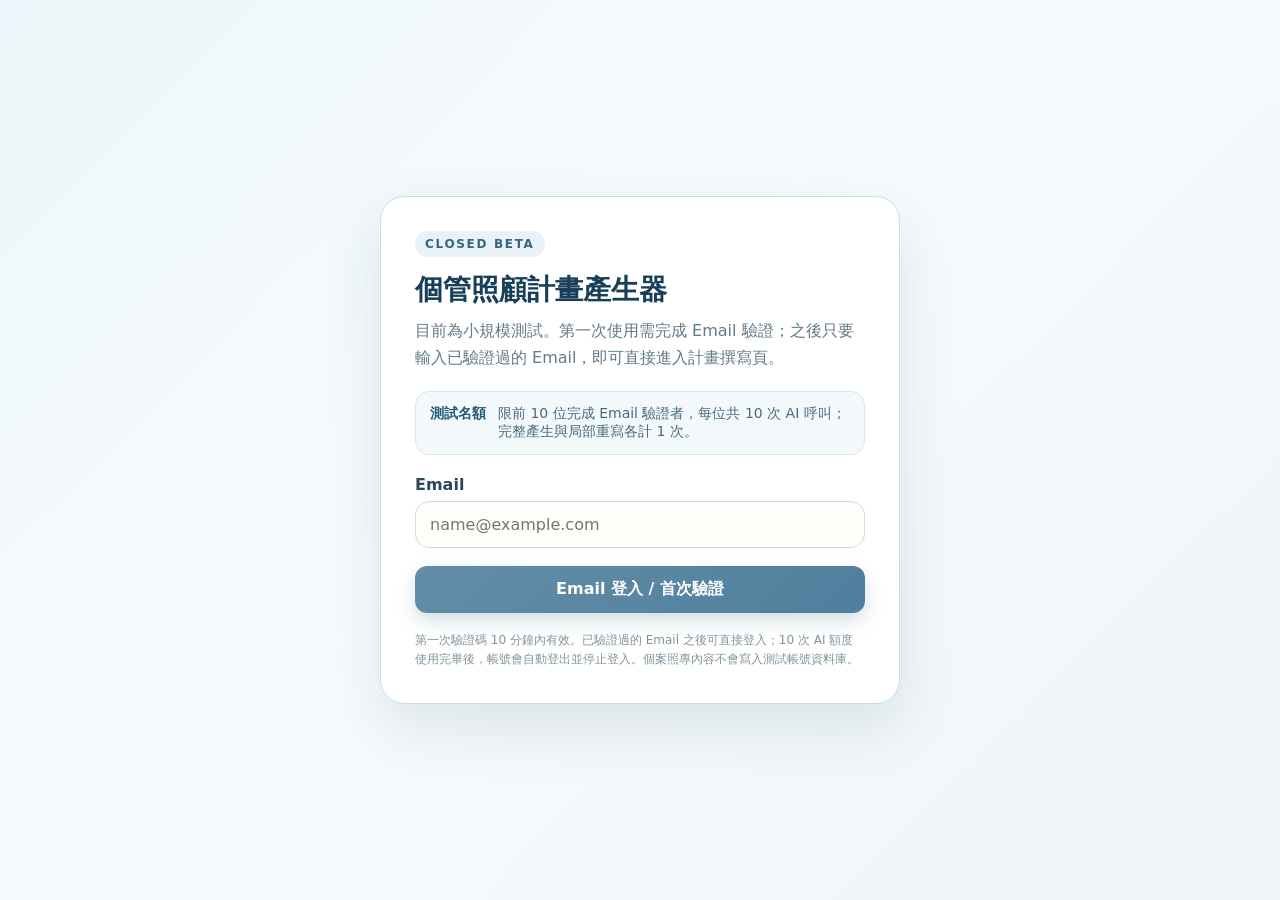
<file: index.html>
<!DOCTYPE html>
<html lang="zh-Hant">
<head>
<meta charset="utf-8"/>
<meta name="viewport" content="width=device-width,initial-scale=1,viewport-fit=cover"/>
<meta name="robots" content="noindex,nofollow"/>
<meta name="theme-color" content="#648da7"/>
<meta name="description" content="個管照顧計畫產生器封閉測試：Email 驗證登入。"/>
<title>個管照顧計畫產生器｜Email 驗證</title>
<link href="icon.png" rel="icon" type="image/png"/>
<link href="styles.css?v=10.3.1" rel="stylesheet"/>
</head>
<body>
<div class="auth-shell" id="authGate">
  <section class="auth-card">
    <div class="auth-mark">CLOSED BETA</div>
    <h1>個管照顧計畫產生器</h1>
    <p class="auth-subtitle">目前為小規模測試。第一次使用需完成 Email 驗證；之後只要輸入已驗證過的 Email，即可直接進入計畫撰寫頁。</p>
    <div class="auth-info"><strong>測試名額</strong><span>限前 10 位完成 Email 驗證者，每位共 10 次 AI 呼叫；完整產生與局部重寫各計 1 次。</span></div>
    <div id="authStepInvite">
      <label class="auth-field"><span class="field-label">Email</span><input class="input-control" id="emailInput" type="email" autocomplete="email" placeholder="name@example.com"/></label>
      <button class="primary-button auth-primary" id="sendVerifyCodeBtn" type="button">Email 登入 / 首次驗證</button>
    </div>
    <div class="hidden" id="authStepOtp">
      <div class="auth-sent" id="authSentMessage">驗證碼已寄出。</div>
      <label><span class="field-label">6 位數 Email 驗證碼</span><input class="input-control otp-input" id="verificationCodeInput" inputmode="numeric" maxlength="6" autocomplete="one-time-code" placeholder="000000"/></label>
      <button class="primary-button auth-primary" id="verifyLoginBtn" type="button">完成驗證並進入計畫系統</button>
      <button class="text-button auth-back" id="authBackBtn" type="button">返回修改 Email</button>
    </div>
    <div class="auth-error hidden" id="authError"></div>
    <p class="auth-footnote">第一次驗證碼 10 分鐘內有效。已驗證過的 Email 之後可直接登入；10 次 AI 額度使用完畢後，帳號會自動登出並停止登入。個案照專內容不會寫入測試帳號資料庫。</p>
  </section>
</div>

<div aria-live="polite" class="toast hidden" id="toast" role="status"></div>
<script src="config.js?v=10.3.1"></script>
<script src="auth.js?v=10.3.1"></script>
</body>
</html>
</file>
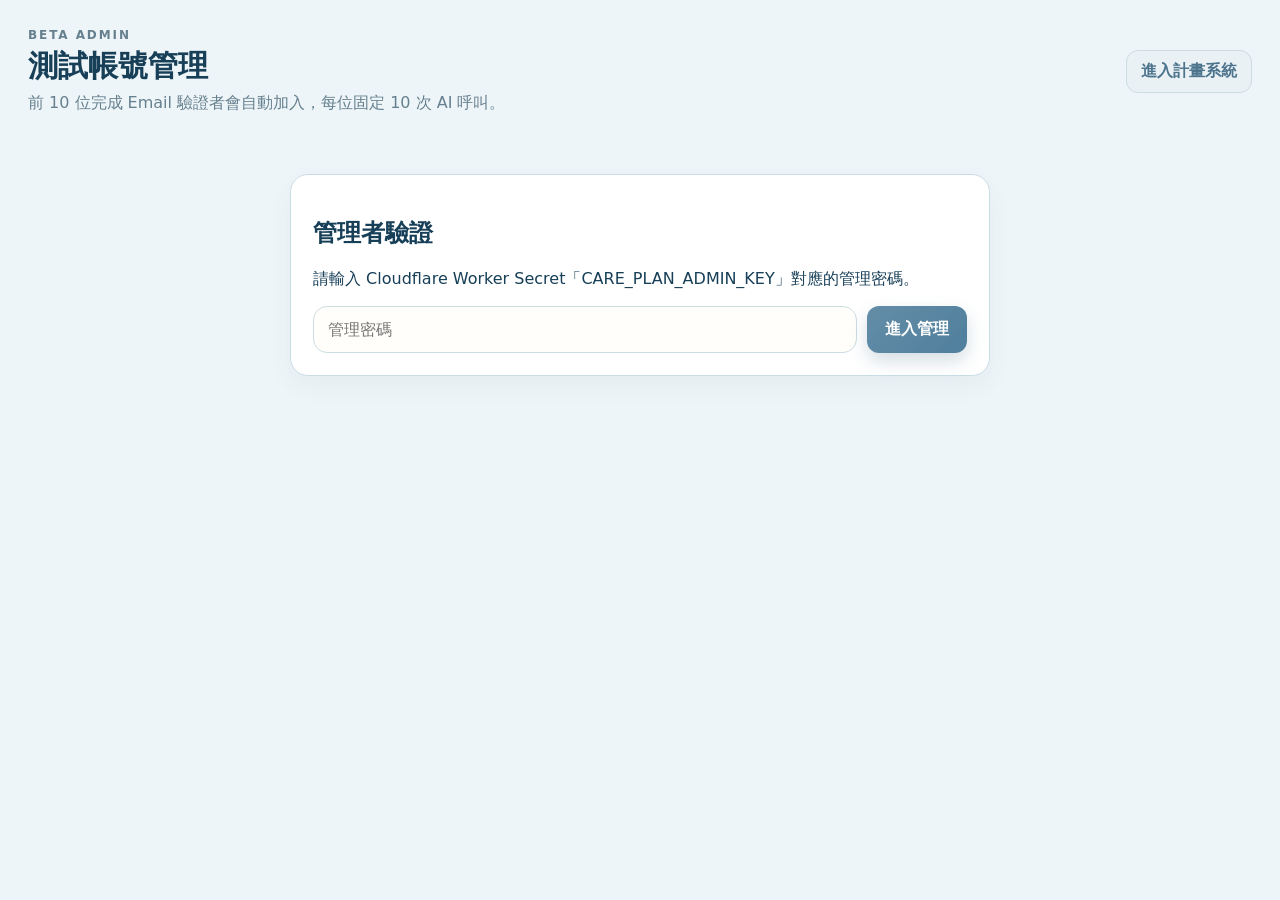
<file: admin.html>
<!doctype html>
<html lang="zh-Hant">
<head>
<meta charset="utf-8"/>
<meta name="viewport" content="width=device-width,initial-scale=1"/>
<meta name="robots" content="noindex,nofollow"/>
<title>個管照顧計畫｜封閉測試管理</title>
<link rel="icon" href="icon.png" type="image/png"/>
<link rel="stylesheet" href="styles.css?v=10.3.1"/>
<link rel="stylesheet" href="admin.css?v=10.3.1"/>
</head>
<body class="admin-body">
<div class="admin-shell">
<header class="admin-header"><div><p class="eyebrow">BETA ADMIN</p><h1>測試帳號管理</h1><p>前 10 位完成 Email 驗證者會自動加入，每位固定 10 次 AI 呼叫。</p></div><a class="ghost-button admin-home" href="app.html">進入計畫系統</a></header>
<section class="admin-card admin-login" id="adminLogin"><h2>管理者驗證</h2><p>請輸入 Cloudflare Worker Secret「CARE_PLAN_ADMIN_KEY」對應的管理密碼。</p><div class="admin-login-row"><input class="input-control" id="adminKey" type="password" autocomplete="current-password" placeholder="管理密碼"/><button class="primary-button" id="adminLoginBtn">進入管理</button></div><div class="auth-error hidden" id="adminLoginError"></div></section>
<div class="hidden" id="adminPanel">
<section class="admin-stats" id="adminStats"></section>
<section class="admin-card beta-note"><div class="admin-section-head"><div><p class="step">SELF SERVICE</p><h2>自助測試模式</h2></div><span class="fixed-quota">10 人上限</span></div><p>不需要手動新增測試者。使用者在首頁輸入 Email 並完成驗證後，系統會自動建立帳號；達 10 位後，新 Email 將無法加入。刪除一位帳號後會釋出 1 個名額。</p></section>
<section class="admin-card"><div class="admin-section-head"><div><p class="step">TESTERS</p><h2>測試帳號</h2></div><button class="secondary-button small" id="refreshAdminBtn">重新整理</button></div><div class="admin-table-wrap"><table class="admin-table"><thead><tr><th>測試者</th><th>使用量</th><th>註冊時間</th><th>狀態</th><th>最後使用</th><th>操作</th></tr></thead><tbody id="testerRows"></tbody></table></div></section>
</div>
<div class="toast hidden" id="toast" role="status"></div>
</div>
<script src="config.js?v=10.3.1"></script>
<script src="admin.js?v=10.3.1"></script>
</body></html>
</file>
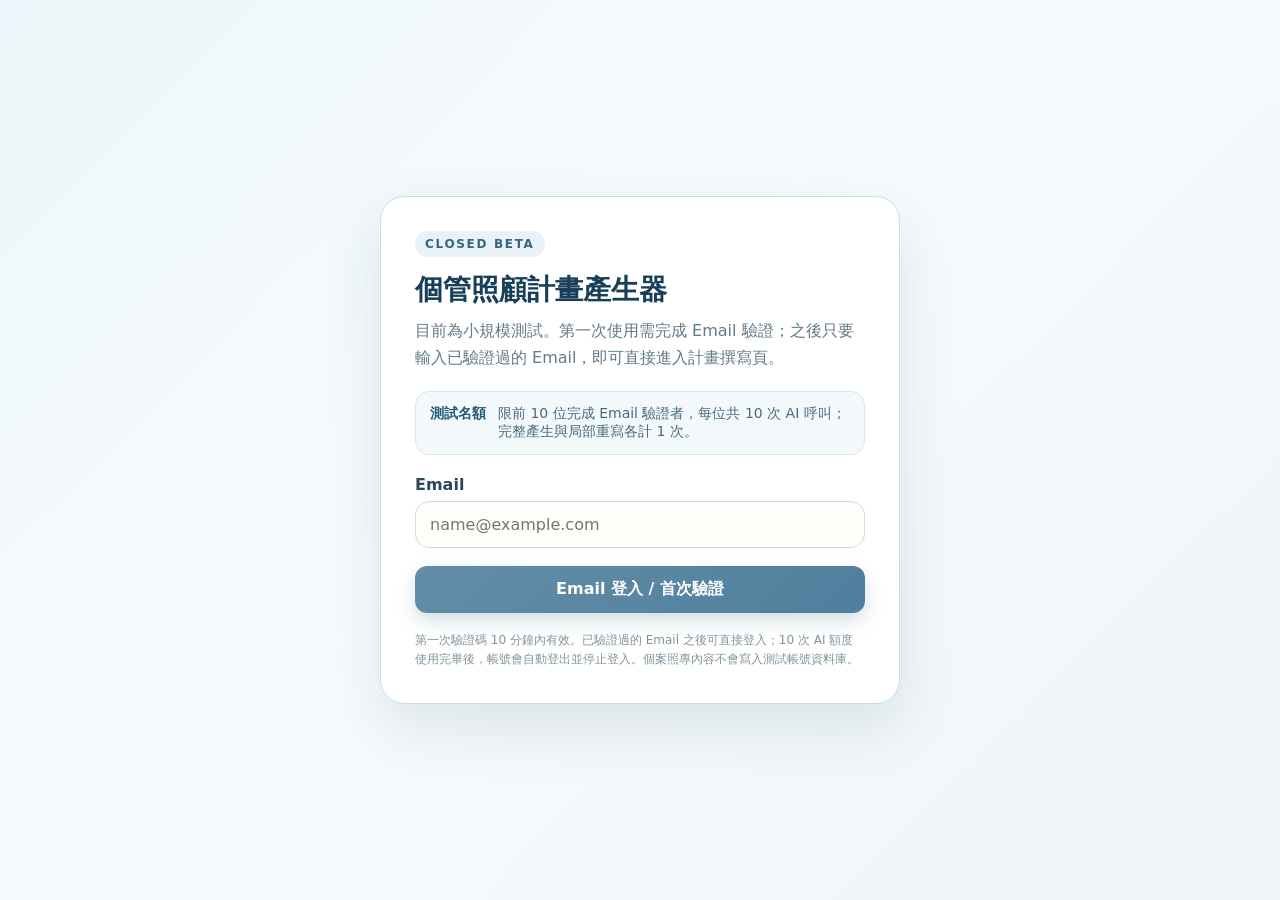
<file: app.html>
<!DOCTYPE html>
<html lang="zh-Hant">
<head>
<meta charset="utf-8"/>
<meta name="viewport" content="width=device-width,initial-scale=1,viewport-fit=cover"/>
<meta name="robots" content="noindex,nofollow"/>
<meta name="theme-color" content="#648da7"/>
<meta name="description" content="個管照顧計畫產生器 v10.3.3：服務卡可收合、取消選取獨立操作，STEP 3 精簡並可點擊剩餘額度查看完整明細。"/>
<title>個管照顧計畫產生器｜使用頁</title>
<link href="icon.png" rel="icon" type="image/png"/>
<link href="styles.css?v=10.3.3" rel="stylesheet"/>
</head>
<body>
<div class="app-shell hidden" id="appRoot">
<header class="topbar">
<div>
<p class="eyebrow">長照個管工具</p><span class="desktop-version-badge">v10.3.3 精簡介面版</span>
<h1>個管照顧計畫產生器</h1>
<p class="subtitle">先選好服務，再貼上照專計畫簡述；系統會先做服務資料防呆，AI 完成後可局部重寫、直接編輯，並保留 AI 原稿供復原與重新檢核。</p>
</div>
<div class="top-actions">
<div class="tester-status" id="testerStatus"><span id="testerEmail">測試帳號</span><strong id="quotaText">剩餘 10 / 10 次</strong></div>
<button class="ghost-button" id="logoutBtn" type="button">登出</button>
<button class="ghost-button" id="sampleBtn" type="button">載入範例</button>
<button class="ghost-button" id="resetBtn" type="button">清空</button>
</div>
</header>
<main>
<div class="desktop-layout"><div class="workflow-column"><section class="card" id="step1">
<div class="section-heading"><div><p class="step">STEP 1</p><h2>基本核定資料</h2></div></div>
<div class="two-col">
<label><span class="field-label">身分別</span>
<select class="input-control" id="identitySelect" required>
<option value="">請選擇身分別</option>
<option value="第三類（一般戶）">第三類（一般戶）</option>
<option value="第二類（中低收入戶）">第二類（中低收入戶）</option>
<option value="第一類（長照低收入戶）">第一類（長照低收入戶）</option>
</select>
</label>
<label><span class="field-label">失能等級 CMS</span>
<select class="input-control" id="cmsSelect" required></select>
</label>
</div>
<label class="inline-check foreign-row">
<input id="foreignEnabled" type="checkbox"/>
<span>聘用外籍看護，僅能使用30%額度</span>
<input class="inline-number" id="foreignAmount" min="0" placeholder="自動計算" type="number" readonly title="依 CMS 核定額度自動計算 30% 可使用額度"/>
<span>元/月</span>
</label>
<div class="summary-grid">
<div class="summary-box"><span>本案可使用額度</span><strong id="budgetAmount">0</strong><small>元 / 月</small></div>
<div class="summary-box"><span>部分負擔</span><strong id="copayRate">16%</strong><small id="identityLabel">一般戶</small></div>
</div>
</section><div class="desktop-grid desktop-grid-services"><section class="card" id="step2">
<div class="section-heading"><div><p class="step">STEP 2</p><h2>選擇服務項目</h2></div><span class="count-badge" id="selectedCount">0 項</span></div>
<label class="field-label" for="serviceSearch">搜尋服務代碼或名稱</label>
<input class="input-control" id="serviceSearch" placeholder="例如：BA02、沐浴、陪伴、CA07" type="search"/>
<div class="service-menu-row">
<label><span class="field-label">服務類別</span>
<select class="input-control" id="serviceCategorySelect">
<option value="">請先選擇服務類別</option>
<option value="all">全部服務</option>
<option value="care">照顧服務（BA）</option>
<option value="professional">專業服務（C碼）</option>
<option value="daycare">日照／社區服務</option>
</select>
</label>
<div class="daycare-auto-panel hidden" id="daycareAutoPanel">
<div><span class="field-label">CMS 對應日照型態</span><strong id="daycareAutoText">請先選擇 CMS</strong></div>
<button class="secondary-button small" id="addDaycareBtn" type="button">加入此日照服務</button>
</div>
</div>
<div class="rule-hint hidden" id="foreignCareLockHint">已勾選聘用外籍看護，照顧服務 BA 碼依目前防呆規則暫停選用。</div>
<div class="service-list" id="serviceList"></div>
<p class="helper service-calc-help">每項服務可切換「每週計算」與「單次計算」；選好後再次點擊服務卡即可收合，資料會保留，需取消時請按卡片右側「取消」。</p>
</section><section class="card" id="step3">
<div class="section-heading"><div><p class="step">STEP 3</p><h2>已選服務與額度</h2></div><button class="text-button" id="clearServicesBtn" type="button">清除服務</button></div>
<div class="approved-list empty-state" id="approvedList">尚未加入服務項目</div>
<section class="result-panel">
<div class="result-row"><span>預估每月服務總額</span><strong><span id="serviceTotal">0</span> 元</strong></div>
<div class="result-row"><span>預估部分負擔</span><strong><span id="copayTotal">0</span> 元</strong></div>
<div class="result-row"><span>額度使用率</span><strong id="budgetUsage">0%</strong></div>
<div class="result-divider"></div>
<button class="result-row large remaining-detail-trigger" id="remainingDetailBtn" type="button" aria-haspopup="dialog" aria-controls="budgetDetailDialog"><span>剩餘額度 <small>查看明細</small></span><strong id="remainingAmount">0 元</strong></button>
<div class="progress-track"><div class="progress-bar" id="budgetProgress" style="width:0%"></div></div>
<p class="budget-hint" id="budgetHint">目前尚未使用核定額度。</p>
</section>
</section></div><div class="desktop-grid desktop-grid-settings"><section class="card" id="step4">
<div class="section-heading"><div><p class="step">STEP 4</p><h2>其他服務</h2></div></div>
<p class="helper">點開需要的服務再填寫，未使用的項目可保持收合。</p>

<details class="option-card option-menu">
<summary><strong>交通接送</strong><span>展開設定</span></summary>
<div class="option-menu-body">
<label class="inline-check"><input id="transportEnabled" type="checkbox"/><strong>啟用交通接送</strong></label>
<div class="two-col option-fields">
<input class="input-control" id="transportUnit" placeholder="照會單位（選填）"/>
<input class="input-control" id="transportPhone" placeholder="電話（選填）"/>
</div>
</div>
</details>

<details class="option-card option-menu">
<summary><strong>輔具／居家無障礙環境改善</strong><span>展開設定</span></summary>
<div class="option-menu-body">
<label class="inline-check"><input id="aidEnabled" type="checkbox"/><strong>啟用輔具／居家無障礙環境改善</strong></label>
<div class="three-col option-fields">
<input class="input-control" id="aidPeriod" placeholder="起訖日（選填）"/>
<input class="input-control" id="aidQuota" min="0" placeholder="3年額度（元）" type="number"/>
<input class="input-control" id="aidUsedTotal" min="0" placeholder="已核銷總金額（選填）" type="number"/>
</div>
<div class="dynamic-list" id="aidItems"></div>
<button class="secondary-button small" id="addAidBtn" type="button">＋ 新增輔具項目</button>
</div>
</details>

<details class="option-card option-menu">
<summary><strong>喘息服務</strong><span>展開設定</span></summary>
<div class="option-menu-body">
<label class="inline-check"><input id="respiteEnabled" type="checkbox"/><strong>啟用喘息服務</strong></label>
<div class="respite-budget-summary" id="respiteBudgetSummary">請先選擇 CMS，系統會自動帶入年度喘息額度。</div>
<div class="respite-list" id="respiteList"></div>
</div>
</details>

<details class="option-card option-menu">
<summary><strong>餐飲服務</strong><span>展開設定</span></summary>
<div class="option-menu-body">
<label class="inline-check"><input id="mealEnabled" type="checkbox"/><strong>啟用餐飲服務</strong></label>
<div class="two-col option-fields">
<input class="input-control" id="mealCount" min="1" step="1" placeholder="餐／月，例如 62" type="number"/>
<input class="input-control" id="mealUnit" placeholder="送餐單位（選填）"/>
</div>
<p class="format-preview">產出格式：<code>OT01[營養餐飲](10801)*62單位/月</code></p>
</div>
</details>

<details class="option-card option-menu">
<summary><strong>特殊服務／其他核定事項</strong><span>展開設定</span></summary>
<div class="option-menu-body">
<label><span class="field-label">特殊服務／其他核定事項（選填）</span>
<textarea class="input-control compact-textarea" id="specialPlanItems" placeholder="例如：AA09例假日服務需求、短照特殊說明、其他需獨立列示的核定事項。沒有可留空。"></textarea>
</label>
<label class="spaced-field"><span class="field-label">其他資源運用</span><input class="input-control" id="otherResource" placeholder="沒有可留空，產出為「無」"/></label>
</div>
</details>
</section><div class="desktop-stack"><section class="card" id="step5">
<div class="section-heading"><div><p class="step">STEP 5</p><h2>服務單位選擇 <span class="required-badge">必填</span></h2></div></div>
<p class="helper">請選擇目前派案狀態；只有「指定單位」一定要填單位名稱，不指定或尚待照專／系統建置可先產出計畫。</p>
<label class="unit-option"><input name="unitMode" type="radio" value="designated"/><div><strong>指定單位</strong><span>案家已有指定服務單位</span></div></label>
<input class="input-control nested-input" disabled="" id="designatedUnit" placeholder="請輸入指定單位名稱"/>
<label class="unit-option"><input name="unitMode" type="radio" value="rotation"/><div><strong>不指定服務單位</strong><span>依輪派原則進行照會</span></div></label>
<input class="input-control nested-input" disabled="" id="rotationUnit" placeholder="輪派單位（選填，可稍後補）"/>
<label class="unit-option"><input name="unitMode" type="radio" value="pending"/><div><strong>尚待照專／系統建置</strong><span>目前尚無法建立或確認照會單位，可先完成計畫。</span></div></label>
</section><section class="card" id="step6">
<div class="section-heading"><div><p class="step">STEP 6</p><h2>撰寫方式與服務介入後改變</h2></div></div>
<label><span class="field-label">計畫撰寫模式</span>
<select class="input-control" id="writingModeSelect">
<option value="standard" selected>標準｜依資料量整理，保留主要細節</option>
<option value="compact">精簡｜句子短、重點式</option>
<option value="detailed">詳細｜保留較完整病史、功能與家庭脈絡</option>
</select>
</label>
<p class="helper mode-helper">不影響服務碼、單位數、金額與照會單位；只調整文字段落的長度與細節。</p>
<label class="spaced-field"><span class="field-label">服務介入後改變</span>
<select class="input-control" id="interventionSelect">
<option value="尚未使用">尚未使用</option>
<option value="初評">初評</option>
<option value="待服務介入後填寫">待服務介入後填寫</option>
<option value="穩定持續使用服務">穩定持續使用服務</option>
<option value="自訂">自訂</option>
</select>
</label>
<input class="input-control hidden" id="interventionCustom" placeholder="請輸入服務介入後改變，例如：服務介入後減輕案家照顧負荷。"/>
</section></div></div><section class="card" id="step7">
<div class="section-heading"><div><p class="step">STEP 7</p><h2>貼上照專計畫簡述</h2></div><span class="count-badge" id="charCount">0 字</span></div>
<p class="helper">直接從照管複製後貼上即可；本網頁本身不登入、不控制照管平台。</p>
<textarea class="source-textarea" id="sourceText" placeholder="請貼上完整照專計畫簡述……"></textarea>
</section><section class="generate-card" id="step8">
<div><p class="step">STEP 8</p><h2>產生個管照顧計畫</h2><p id="generateHint">固定資料由網頁控制；AI 依撰寫模式整理照顧問題分析、問題清單與服務執行目的。每次完整產生會使用 1 次測試額度。</p></div>
<button class="primary-button" id="generateBtn" type="button">AI 產生個管計畫（使用 1 次）</button>
</section><section aria-live="polite" class="error-panel hidden" id="generateError">
<div>
<strong>產生失敗</strong>
<p id="generateErrorMessage"></p>
<code id="generateErrorDetail"></code>
</div>
<button class="secondary-button" id="errorRetryBtn" type="button">重新產生</button>
</section><section class="card output-card hidden" id="outputSection">
<div class="section-heading"><div><p class="step">完成</p><h2>個管照顧計畫</h2></div><div class="output-actions"><button class="secondary-button" id="retryBtn" type="button">重新產生</button><button class="secondary-button" id="restoreDraftBtn" type="button" disabled>復原 AI 原稿</button><button class="secondary-button" id="copyBtn" type="button">複製結果</button></div></div>
<div class="output-status-row"><div class="output-status" id="outputStatus"></div><span class="draft-state ai" id="draftState">AI 原稿</span></div>
<section class="partial-rewrite-panel" id="partialRewritePanel">
<div class="partial-rewrite-head"><div><p class="step">PARTIAL REWRITE</p><h3>局部 AI 重寫</h3><p class="helper">只重寫指定區塊；服務碼、月單位、金額、CMS 與照會單位仍由程式固定。若目前已有手動修改，執行前會先提醒。</p></div></div>
<div class="partial-rewrite-actions">
<button class="secondary-button small partial-rewrite-btn" data-section="care_analysis" type="button">照顧面</button>
<button class="secondary-button small partial-rewrite-btn" data-section="economic_analysis" type="button">經濟面</button>
<button class="secondary-button small partial-rewrite-btn" data-section="environment_analysis" type="button">環境面</button>
<button class="secondary-button small partial-rewrite-btn" data-section="social_analysis" type="button">社交面</button>
<button class="secondary-button small partial-rewrite-btn" data-section="strengths_analysis" type="button">家庭優勢</button>
<button class="secondary-button small partial-rewrite-btn" data-section="problem_items" type="button">照顧問題清單</button>
<button class="secondary-button small partial-rewrite-btn" data-section="service_execution" type="button">服務執行說明</button>
</div>
</section>
<section class="quality-panel" id="qualityPanel">
<div class="quality-head">
<div>
<p class="step">QUALITY CHECK</p>
<h3>自動品質檢核</h3>
<p class="helper">核對固定資料、AI 服務碼與原文佐證。來源佐證代表有可回查片段，不等於每一句都已完全人工確認。</p>
</div>
<div class="quality-head-actions">
<span class="quality-overall pending" id="qualityOverall">尚未檢核</span>
<button class="secondary-button small" id="qualityRecheckBtn" type="button">重新檢核</button>
</div>
</div>
<div class="quality-summary" id="qualitySummary"></div>
<div class="quality-list" id="qualityList"></div>
</section>
<label class="output-edit-label" for="outputText">產出結果可直接修改；手動修改後會保留 AI 原稿，可隨時復原。修改後請按「重新檢核」。</label>
<textarea class="output-textarea" id="outputText"></textarea>
</section><p class="footer-note">GitHub Pages 只負責畫面與資料整理；AI 透過 Cloudflare Worker 呼叫，OpenAI API Key 不會放在前端；服務碼、單位數與金額仍由網頁固定。</p></div><aside aria-label="桌面版快速導覽" class="desktop-sidebar"><nav aria-label="填寫步驟" class="sidebar-card desktop-step-nav"><h3>填寫進度</h3><p class="sidebar-note">桌面版可直接由右側快速跳到各區塊。</p><a class="sidebar-step" href="#step1"><span class="sidebar-step-no">1</span><span>基本核定資料</span></a><a class="sidebar-step" href="#step2"><span class="sidebar-step-no">2</span><span>選擇服務項目</span></a><a class="sidebar-step" href="#step3"><span class="sidebar-step-no">3</span><span>已選服務與額度</span></a><a class="sidebar-step" href="#step4"><span class="sidebar-step-no">4</span><span>其他服務</span></a><a class="sidebar-step" href="#step5"><span class="sidebar-step-no">5</span><span>服務單位選擇</span></a><a class="sidebar-step" href="#step6"><span class="sidebar-step-no">6</span><span>撰寫模式／介入改變</span></a><a class="sidebar-step" href="#step7"><span class="sidebar-step-no">7</span><span>貼上照專計畫</span></a><a class="sidebar-step" href="#step8"><span class="sidebar-step-no">8</span><span>產生個管計畫</span></a></nav></aside></div>











</main>


<dialog class="budget-detail-dialog" id="budgetDetailDialog" aria-labelledby="budgetDetailTitle">
  <div class="budget-detail-shell">
    <div class="budget-detail-head">
      <div><p class="step">額度明細</p><h2 id="budgetDetailTitle">本月額度使用狀況</h2></div>
      <button class="dialog-close-button" id="budgetDetailCloseBtn" type="button" aria-label="關閉額度明細">×</button>
    </div>
    <div id="budgetDetailBody" class="budget-detail-body"></div>
  </div>
</dialog>

<div class="mobile-summary" id="mobileSummary">
<div><strong id="mobileCount">0 項服務</strong><span id="mobileTotal">0 元</span></div>
<button id="mobileGoBtn" type="button">查看</button>
</div>
</div>
<div aria-busy="true" aria-live="assertive" class="loading-overlay hidden" id="loadingOverlay">
<div class="loading-card">
<div aria-hidden="true" class="spinner"></div>
<h3>AI 正在整理個管照顧計畫</h3>
<p id="loadingMessage">正在分析照專計畫簡述，請稍候…</p>
<button class="ghost-button" id="cancelGenerateBtn" type="button">停止等待</button><p class="cancel-note">停止等待只會停止此頁等待回覆；若 AI 已開始處理，該次仍可能計入測試額度。</p>
</div>
</div>
<div aria-live="polite" class="toast hidden" id="toast" role="status"></div>

<script src="data.js?v=10.3.3"></script>
<script src="config.js?v=10.3.3"></script>
<script src="app.js?v=10.3.3"></script>
</body>
</html>
</file>
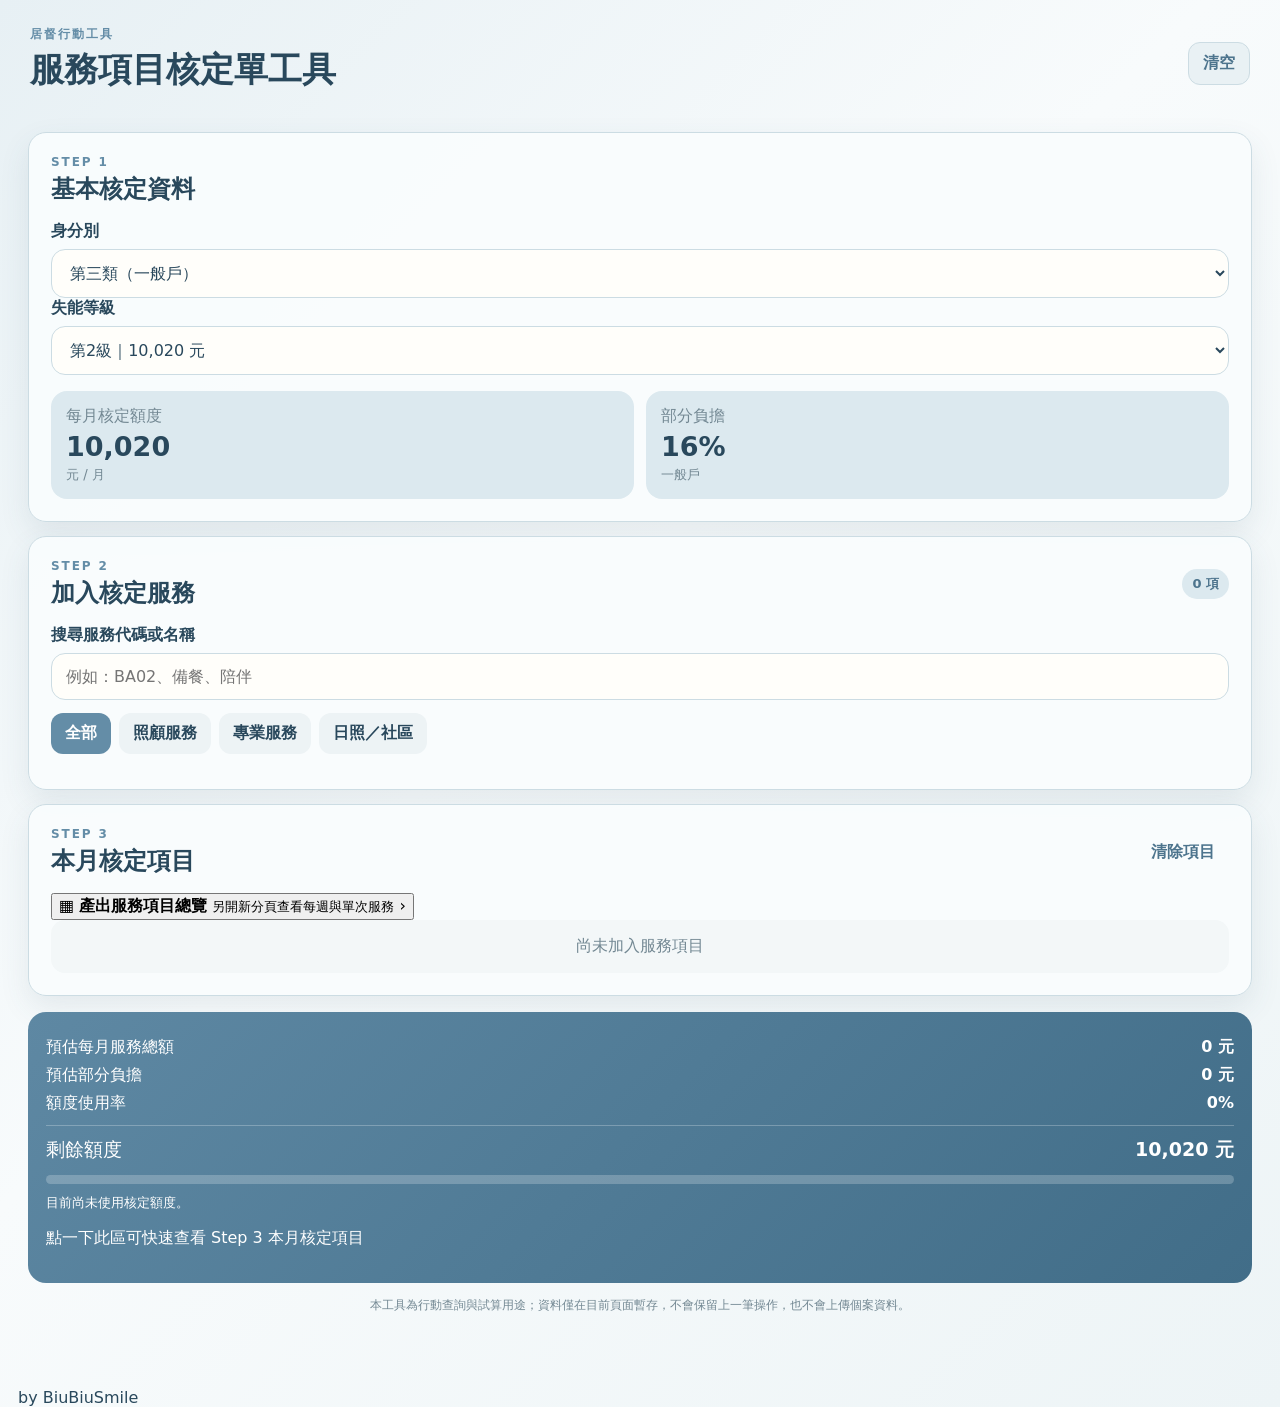
<file: preview.html>
<!doctype html>
<html lang="zh-Hant">
<head>
  <meta charset="utf-8" />
  <meta http-equiv="Cache-Control" content="no-cache, no-store, must-revalidate" />
  <meta http-equiv="Pragma" content="no-cache" />
  <meta http-equiv="Expires" content="0" />
  <meta name="viewport" content="width=device-width, initial-scale=1, viewport-fit=cover" />
  <meta name="theme-color" content="#5f8fd6" />
  <meta name="description" content="支援電腦與手機的長照服務項目核定單，可快速選擇身分別、失能等級與服務項目並計算核定額度。" />
  <title>服務項目核定工具</title>
  <link rel="manifest" href="manifest.webmanifest" />
  <link rel="icon" href="icon.svg" type="image/svg+xml" />
  <link rel="stylesheet" href="styles.css?v=30" />
</head>
<body>
  <div class="app-shell">
    <header class="topbar">
      <div>
        <p class="eyebrow">居督行動工具</p>
        <h1>服務項目核定單工具</h1>
      </div>
      <button id="resetBtn" class="ghost-button" type="button">清空</button>
    </header>

    <main>
      <section class="card hero-card" aria-labelledby="basic-title">
        <div class="section-heading">
          <div>
            <p class="step">STEP 1</p>
            <h2 id="basic-title">基本核定資料</h2>
          </div>

        </div>

        <div class="basic-fields">
        <div class="basic-field">
        <label class="field-label" for="identitySelect">身分別</label>
        <select id="identitySelect" class="input-control">
          <option value="general">第三類（一般戶）</option>
          <option value="middleLow">第二類（中低收入戶）</option>
          <option value="low">第一類（長照低收入戶）</option>
        </select>

        </div>
        <div class="basic-field">
        <label class="field-label" for="levelSelect">失能等級</label>
        <select id="levelSelect" class="input-control">
          <option value="2">第2級｜10,020 元</option>
          <option value="3">第3級｜15,460 元</option>
          <option value="4">第4級｜18,580 元</option>
          <option value="5">第5級｜24,100 元</option>
          <option value="6">第6級｜28,070 元</option>
          <option value="7">第7級｜32,090 元</option>
          <option value="8">第8級｜36,180 元</option>
        </select>

        </div>
        <div class="summary-grid" aria-live="polite">
          <div class="summary-box">
            <span>每月核定額度</span>
            <strong id="budgetAmount">10,020</strong>
            <small>元 / 月</small>
          </div>
          <div class="summary-box">
            <span>部分負擔</span>
            <strong id="copayRate">16%</strong>
            <small id="copayLabel">一般戶</small>
          </div>
        </div>
        </div>
      </section>

      <section class="card service-section" aria-labelledby="service-title">
        <div class="section-heading">
          <div>
            <p class="step">STEP 2</p>
            <h2 id="service-title">加入核定服務</h2>
          </div>
          <span id="selectedCount" class="count-badge">0 項</span>
        </div>

        <label class="field-label" for="serviceSearch">搜尋服務代碼或名稱</label>
        <input id="serviceSearch" class="input-control" type="search" placeholder="例如：BA02、備餐、陪伴" autocomplete="off" />

        <div class="quick-filter" role="group" aria-label="服務類別篩選">
          <button type="button" class="filter-chip active" data-filter="all">全部</button>
          <button type="button" class="filter-chip" data-filter="care">照顧服務</button>
          <button type="button" class="filter-chip" data-filter="professional">專業服務</button>
          <button type="button" class="filter-chip" data-filter="daycare">日照／社區</button>
        </div>

        <div id="serviceList" class="service-list" aria-live="polite"></div>
      </section>

      <div class="review-column">
      <section id="step3Section" class="card" aria-labelledby="approved-title">
        <div class="section-heading step3-heading">
          <div>
            <p class="step">STEP 3</p>
            <h2 id="approved-title">本月核定項目</h2>
          </div>
          <button id="clearItemsBtn" class="text-button" type="button">清除項目</button>
        </div>

        <button id="overviewBtn" class="overview-button" type="button">
          <span class="overview-button-icon" aria-hidden="true">▦</span>
          <span>
            <strong>產出服務項目總覽</strong>
            <small>另開新分頁查看每週與單次服務</small>
          </span>
          <span class="overview-button-arrow" aria-hidden="true">›</span>
        </button>

        <div id="approvedList" class="approved-list empty-state">
          尚未加入服務項目
        </div>
      </section>

      <section id="resultPanel" class="result-panel" aria-label="核定計算結果，點一下可跳到 Step 3" role="button" tabindex="0">
        <div class="result-row">
          <span>預估每月服務總額</span>
          <strong><span id="serviceTotal">0</span> 元</strong>
        </div>
        <div class="result-row">
          <span>預估部分負擔</span>
          <strong><span id="copayTotal">0</span> 元</strong>
        </div>
        <div class="result-row usage-row">
          <span>額度使用率</span>
          <strong id="budgetUsage" class="usage-rate">0%</strong>
        </div>
        <div class="result-divider"></div>
        <div class="result-row large">
          <span>剩餘額度</span>
          <strong id="remainingAmount">10,020 元</strong>
        </div>
        <div class="progress-track" aria-hidden="true">
          <div id="budgetProgress" class="progress-bar" style="width: 0%"></div>
        </div>
        <p id="budgetHint" class="budget-hint">目前尚未使用核定額度。</p>
        <p class="result-panel-tip">點一下此區可快速查看 Step 3 本月核定項目</p>
      </section>

      </div>

      <p class="footer-note">
        本工具為行動查詢與試算用途；資料僅在目前頁面暫存，不會保留上一筆操作，也不會上傳個案資料。
      </p>
    </main>
    <div class="creator-signature" aria-label="作者 BiuBiuSmile">by BiuBiuSmile</div>
  </div>

  <template id="serviceCardTemplate">
    <article class="service-card">
      <button class="service-main" type="button">
        <div class="service-code"></div>
        <div class="service-copy">
          <h3 class="service-name"></h3>
          <p class="service-price"></p>
        </div>
        <span class="add-mark">＋</span>
      </button>
    </article>
  </template>

  <script src="app.js?v=30"></script>
</body>
</html>
</file>
<file: styles.css>
:root{--bg:#eaf2f5;--card:#f8fbfc;--input:#fffefa;--text:#29485c;--muted:#738893;--accent:#648da7;--accent-dark:#4d748d;--accent-soft:#dce9ef;--border:#ccdce3;--danger:#b45555;--warn:#b9873d;--shadow:0 12px 30px rgba(56,88,108,.10)}*{box-sizing:border-box}html{scroll-behavior:smooth}body{margin:0;font-family:"Microsoft JhengHei UI","Noto Sans TC",system-ui,sans-serif;background:linear-gradient(180deg,#e7f0f4 0,#f5f9fa 45%,#edf4f6 100%);color:var(--text)}button,input,select,textarea{font:inherit}button{cursor:pointer}.app-shell{max-width:1040px;margin:auto;min-height:100vh}.topbar{padding:30px 22px 18px;display:flex;justify-content:space-between;gap:18px;align-items:flex-start}.topbar h1{margin:4px 0 7px;font-size:clamp(27px,4vw,39px)}.subtitle,.helper{color:var(--muted);margin:0}.eyebrow,.step{margin:0;color:var(--accent);font-weight:900;font-size:12px;letter-spacing:.16em}.top-actions,.output-actions{display:flex;gap:8px;flex-wrap:wrap}main{padding:0 18px 42px}.card,.generate-card{background:rgba(249,252,253,.97);border:1px solid var(--border);box-shadow:var(--shadow);border-radius:22px;margin:14px 0}.card{padding:20px}.mode-banner{display:flex;gap:9px;align-items:center;padding:12px 15px;border-radius:15px;margin:2px 0 14px;border:1px solid #d8c69d;background:#fff8e8;color:#785f29}.mode-banner.live{border-color:#a8d4ba;background:#edf9f1;color:#3f7654}.section-heading{display:flex;justify-content:space-between;gap:12px;align-items:center;margin-bottom:16px}.section-heading h2,.generate-card h2{margin:4px 0 0}.two-col{display:grid;grid-template-columns:1fr 1fr;gap:14px}.field-label{display:block;font-weight:800;margin:0 0 7px}.input-control,.source-textarea,.output-textarea{width:100%;border:1px solid var(--border);border-radius:14px;background:var(--input);color:var(--text);padding:13px 14px;outline:none;transition:.18s}.input-control:focus,.source-textarea:focus,.output-textarea:focus{border-color:var(--accent);box-shadow:0 0 0 4px rgba(100,141,167,.12)}.inline-check{display:flex;gap:9px;align-items:center;flex-wrap:wrap}.inline-check input[type=checkbox]{width:20px;height:20px;accent-color:var(--accent)}.foreign-row{margin-top:16px;padding:14px;background:#f1f6f8;border-radius:14px}.inline-number{width:150px;border:1px solid var(--border);border-radius:11px;padding:8px 10px;background:white}.summary-grid{display:grid;grid-template-columns:1fr 1fr;gap:12px;margin-top:16px}.summary-box{padding:15px;background:var(--accent-soft);border-radius:16px}.summary-box span,.summary-box small{display:block;color:var(--muted)}.summary-box strong{display:block;font-size:27px;margin:4px 0}.count-badge,.required-badge{padding:6px 10px;border-radius:999px;background:var(--accent-soft);color:var(--accent-dark);font-weight:900;font-size:13px}.required-badge{background:#fff0f0;color:var(--danger);vertical-align:middle}.quick-filter{display:flex;gap:8px;flex-wrap:wrap;margin:13px 0}.filter-chip,.ghost-button,.secondary-button,.primary-button,.text-button{border:0;border-radius:12px;padding:10px 14px;font-weight:800}.filter-chip{background:#edf3f5;color:var(--text)}.filter-chip.active{background:var(--accent);color:white}.ghost-button,.secondary-button{background:#e9f1f4;color:var(--accent-dark);border:1px solid var(--border)}.text-button{background:transparent;color:var(--accent-dark)}.primary-button{background:linear-gradient(135deg,var(--accent),#4f7f9d);color:#fff;box-shadow:0 8px 18px rgba(78,116,141,.24);padding:13px 18px}.primary-button:disabled{opacity:.55;cursor:wait}.secondary-button.small{padding:8px 11px;font-size:13px}.service-list{display:grid;grid-template-columns:repeat(2,minmax(0,1fr));gap:10px}.service-card{border:1px solid var(--border);border-radius:16px;background:#fff;overflow:hidden}.service-card.selected{border-color:var(--accent);box-shadow:0 0 0 3px rgba(100,141,167,.10)}.service-main{width:100%;border:0;background:transparent;display:grid;grid-template-columns:auto 1fr auto;gap:10px;align-items:center;text-align:left;padding:14px}.service-code{min-width:64px;font-weight:900;color:var(--accent-dark);padding:7px 8px;text-align:center;background:#eef4f6;border-radius:10px}.service-name{font-weight:900}.service-price{color:var(--muted);font-size:13px;margin-top:3px}.add-mark{font-size:23px;color:var(--accent);font-weight:900}.service-editor{border-top:1px solid #edf2f4;padding:12px 14px;background:#fbfdfe}.weekly-row{display:grid;grid-template-columns:1fr auto;gap:12px;align-items:end}.weekly-input{width:95px}.weekdays{display:flex;gap:6px;flex-wrap:wrap;margin-top:10px}.day-btn{width:38px;height:34px;border-radius:10px;border:1px solid var(--border);background:#fff;color:var(--text)}.day-btn.active{background:var(--accent);color:#fff;border-color:var(--accent)}.month-estimate{color:var(--muted);font-size:13px}.approved-list.empty-state{color:var(--muted);padding:16px;background:#f3f7f8;border-radius:14px;text-align:center}.approved-item{display:grid;grid-template-columns:1fr auto;gap:12px;align-items:center;padding:12px 0;border-bottom:1px solid #e6eef1}.approved-code{font-weight:900;color:var(--accent-dark)}.approved-meta{color:var(--muted);font-size:13px;margin-top:4px}.qty-input{width:96px}.result-panel{margin-top:16px;padding:18px;border-radius:18px;background:linear-gradient(135deg,#5e88a3,#416d88);color:white}.result-row{display:flex;justify-content:space-between;gap:16px;margin:7px 0}.result-row.large{font-size:19px}.result-divider{height:1px;background:rgba(255,255,255,.25);margin:11px 0}.progress-track{height:9px;background:rgba(255,255,255,.22);border-radius:999px;overflow:hidden;margin-top:12px}.progress-bar{height:100%;background:#d9f1e5;border-radius:999px}.progress-bar.warning{background:#ffe1a8}.progress-bar.over{background:#ffb5b5}.budget-hint{margin:10px 0 0;font-size:13px}.option-card{padding:14px;border:1px solid var(--border);border-radius:15px;margin:10px 0;background:#fbfdfe}.option-fields{margin-top:12px}.dynamic-list{display:grid;gap:8px;margin:10px 0}.aid-row{display:grid;grid-template-columns:1fr 160px auto;gap:8px}.remove-mini{border:0;background:#fff0f0;color:var(--danger);border-radius:10px;padding:0 12px}.respite-list{display:grid;gap:8px;margin-top:12px}.respite-row{display:grid;grid-template-columns:28px 1fr 140px;gap:8px;align-items:center;padding:9px 10px;border:1px solid #e3ecef;border-radius:12px;background:#fff}.respite-row input[type=checkbox]{width:19px;height:19px;accent-color:var(--accent)}.format-preview{color:var(--muted);font-size:13px;margin:10px 0 0}.format-preview code{background:#edf3f5;padding:3px 6px;border-radius:7px;color:var(--accent-dark)}.unit-option{display:flex;gap:10px;align-items:flex-start;padding:13px;border:1px solid var(--border);border-radius:14px;background:#fff;margin-top:9px}.unit-option input{margin-top:4px;accent-color:var(--accent)}.unit-option span{display:block;color:var(--muted);font-size:13px;margin-top:3px}.nested-input{margin:8px 0 2px 30px;width:calc(100% - 30px)}.source-textarea{min-height:300px;resize:vertical;line-height:1.7}.generate-card{padding:20px;display:flex;justify-content:space-between;align-items:center;gap:18px;background:linear-gradient(135deg,#eef6f8,#dfeef3)}.generate-card p{margin:6px 0 0;color:var(--muted)}.output-card{border:2px solid rgba(100,141,167,.34)}.output-status{font-size:13px;color:var(--muted);margin:-5px 0 9px}.output-textarea{min-height:620px;resize:vertical;line-height:1.78}.hidden{display:none}.footer-note{text-align:center;color:var(--muted);font-size:12px;padding:14px 6px 28px}@media(max-width:720px){.topbar{padding:22px 14px 12px;flex-direction:column}.top-actions{width:100%}.top-actions button{flex:1}main{padding:0 10px 28px}.card{padding:16px;border-radius:18px}.two-col,.summary-grid,.service-list{grid-template-columns:1fr}.aid-row{grid-template-columns:1fr}.remove-mini{height:38px}.respite-row{grid-template-columns:26px 1fr}.respite-row .respite-count{grid-column:2}.generate-card{align-items:stretch;flex-direction:column}.generate-card .primary-button{width:100%}.foreign-row{align-items:flex-start}.inline-number{width:100%}}

/* v4：正式測試版 UX */
.three-col{display:grid;grid-template-columns:1fr 1fr 1fr;gap:14px}
.error-panel{display:flex;justify-content:space-between;gap:16px;align-items:center;margin:14px 0;padding:16px 18px;border-radius:16px;border:1px solid #e4b8b8;background:#fff2f2;color:#7f3f3f;box-shadow:var(--shadow)}
.error-panel p{margin:5px 0 0;line-height:1.55}.error-panel code{display:block;margin-top:7px;white-space:pre-wrap;word-break:break-word;color:#8f5b5b;font-size:12px}
.loading-overlay{position:fixed;inset:0;z-index:2000;background:rgba(30,48,60,.48);display:flex;align-items:center;justify-content:center;padding:22px;backdrop-filter:blur(4px)}
.loading-overlay.hidden{display:none}.loading-card{width:min(430px,100%);background:#f9fcfd;border:1px solid var(--border);border-radius:22px;padding:28px 24px;text-align:center;box-shadow:0 24px 60px rgba(27,45,57,.25)}
.loading-card h3{margin:14px 0 7px}.loading-card p{margin:0 0 18px;color:var(--muted);line-height:1.6}.spinner{width:58px;height:58px;margin:0 auto;border-radius:50%;border:6px solid #dbe9ef;border-top-color:var(--accent);animation:spin .85s linear infinite}@keyframes spin{to{transform:rotate(360deg)}}
.toast{position:fixed;left:50%;bottom:30px;transform:translateX(-50%);z-index:2200;background:#29485c;color:white;padding:11px 16px;border-radius:12px;box-shadow:0 12px 28px rgba(0,0,0,.2);font-weight:800;max-width:min(90vw,520px);text-align:center}.toast.hidden{display:none}
.floating-summary{position:fixed;top:100px;right:18px;width:250px;z-index:30;background:rgba(249,252,253,.98);border:1px solid var(--border);border-radius:18px;padding:14px;box-shadow:var(--shadow);backdrop-filter:blur(10px)}
.floating-summary-head,.floating-total{display:flex;justify-content:space-between;gap:10px;align-items:center}.floating-summary-head{padding-bottom:10px;border-bottom:1px solid #e5edf0}.floating-summary-head span{font-size:13px;color:var(--muted);font-weight:800}.floating-items{max-height:210px;overflow:auto;padding:9px 0;color:var(--muted);font-size:13px;line-height:1.55}.floating-item{padding:5px 0;border-bottom:1px dashed #e4ecef}.floating-item:last-child{border-bottom:0}.floating-item strong{display:block;color:var(--text);font-size:13px}.floating-total{padding:10px 0}.floating-total span{color:var(--muted);font-size:13px}.floating-summary button{width:100%}
.mobile-summary{display:none;position:fixed;left:10px;right:10px;bottom:10px;z-index:40;background:rgba(41,72,92,.96);color:#fff;border-radius:15px;padding:10px 12px;box-shadow:0 12px 30px rgba(30,48,60,.28);align-items:center;justify-content:space-between;gap:12px}.mobile-summary div{display:flex;gap:9px;align-items:baseline}.mobile-summary span{font-size:13px;opacity:.85}.mobile-summary button{border:0;border-radius:10px;padding:8px 12px;background:white;color:var(--accent-dark);font-weight:900}
@media(max-width:1320px){.floating-summary{display:none}}
@media(max-width:720px){.three-col{grid-template-columns:1fr}.mobile-summary{display:flex}.footer-note{padding-bottom:82px}.error-panel{align-items:stretch;flex-direction:column}.error-panel button{width:100%}.toast{bottom:78px}}

/* ==========================================================
   v5：桌面網頁版（Desktop-first）
   ========================================================== */
@media (min-width: 721px) {
  body{background:linear-gradient(135deg,#e7f0f4 0%,#f8fbfc 45%,#edf4f6 100%)}
  .app-shell{max-width:1720px;width:100%;margin:0 auto;padding:0 18px}
  .topbar{padding:26px 12px 18px;align-items:center}
  .topbar h1{font-size:34px}
  main{padding:0 10px 46px}
  .mode-banner{margin:0 0 18px}
  .desktop-version-badge{display:inline-flex;margin:0 0 0 10px;padding:5px 10px;border-radius:999px;background:#dce9ef;color:#4d748d;font-size:12px;font-weight:900;vertical-align:middle}
  .desktop-layout{display:grid;grid-template-columns:minmax(0,1fr) 300px;gap:22px;align-items:start}
  .workflow-column{min-width:0;display:grid;gap:18px}
  .workflow-column>.card,.workflow-column>.generate-card,.workflow-column>.error-panel{margin:0}
  .desktop-grid{display:grid;gap:18px;align-items:start;min-width:0}
  .desktop-grid>.card{margin:0;min-width:0}
  .desktop-grid-services{grid-template-columns:minmax(0,1.55fr) minmax(360px,.85fr)}
  .desktop-grid-settings{grid-template-columns:minmax(0,1.25fr) minmax(390px,.75fr)}
  .desktop-stack{display:grid;gap:18px;min-width:0}
  .desktop-stack>.card{margin:0}
  .card{padding:22px;border-radius:18px}
  .service-list{grid-template-columns:repeat(2,minmax(0,1fr));gap:12px}
  #step2 .service-list{max-height:720px;overflow:auto;padding-right:5px}
  #step3{position:sticky;top:16px}
  #step3 .approved-list{max-height:400px;overflow:auto;padding-right:4px}
  .source-textarea{min-height:360px}
  .output-textarea{min-height:720px;font-family:"Microsoft JhengHei UI","Noto Sans TC",system-ui,sans-serif;font-size:15px}
  .generate-card{border-radius:18px;padding:22px 24px}
  .generate-card .primary-button{min-width:220px;font-size:16px}
  .desktop-sidebar{position:sticky;top:16px;display:grid;gap:14px;max-height:calc(100vh - 32px);overflow:auto;padding-bottom:4px}
  .sidebar-card{position:static!important;display:block!important;width:auto!important;margin:0;background:rgba(249,252,253,.98);border:1px solid var(--border);border-radius:18px;padding:15px;box-shadow:var(--shadow);backdrop-filter:blur(10px)}
  .desktop-step-nav h3{margin:0 0 4px;font-size:17px}
  .sidebar-note{margin:0 0 12px;color:var(--muted);font-size:12px;line-height:1.5}
  .sidebar-step{display:flex;align-items:center;gap:10px;padding:9px 8px;border-radius:11px;color:var(--text);text-decoration:none;font-size:13px;font-weight:800;transition:.15s}
  .sidebar-step:hover{background:#edf4f6;color:var(--accent-dark);transform:translateX(2px)}
  .sidebar-step-no{display:inline-grid;place-items:center;width:25px;height:25px;border-radius:8px;background:var(--accent-soft);color:var(--accent-dark);font-size:12px;font-weight:900;flex:0 0 auto}
  .floating-summary{top:auto;right:auto;z-index:auto}
  .floating-items{max-height:260px}
  .mobile-summary{display:none!important}
  .footer-note{margin:0}
}

@media (min-width: 1480px) {
  .desktop-layout{grid-template-columns:minmax(0,1fr) 320px;gap:26px}
  .desktop-grid-services{grid-template-columns:minmax(0,1.65fr) minmax(390px,.8fr)}
  .service-list{grid-template-columns:repeat(3,minmax(0,1fr))}
  .card{padding:24px}
}

@media (min-width: 721px) and (max-width: 1180px) {
  .app-shell{max-width:1180px;padding:0 12px}
  .desktop-layout{grid-template-columns:1fr}
  .desktop-sidebar{display:none}
  .desktop-grid-services,.desktop-grid-settings{grid-template-columns:1fr}
  #step3{position:static}
  #step2 .service-list{max-height:none;overflow:visible}
}

/* v5.1：錯誤面板隱藏修正 */
.error-panel.hidden{display:none}

/* ==========================================================
   v6：彈性模板
   ========================================================== */
.compact-textarea{min-height:96px;resize:vertical;line-height:1.6}
.mode-helper{margin-top:8px!important;line-height:1.55}
.spaced-field{display:block;margin-top:16px}
#writingModeSelect{font-weight:800;background:#fbfdfe}
#interventionCustom{margin-top:9px}
#interventionCustom.hidden{display:none}


/* ==========================================================
   v7：產出後自動品質檢核
   ========================================================== */
.quality-panel{margin:14px 0 16px;padding:17px;border:1px solid var(--border);border-radius:17px;background:#f7fafb}
.quality-head{display:flex;justify-content:space-between;gap:16px;align-items:flex-start}
.quality-head h3{margin:3px 0 6px;font-size:19px}.quality-head .helper{max-width:760px;line-height:1.55}
.quality-head-actions{display:flex;gap:8px;align-items:center;flex-wrap:wrap;justify-content:flex-end}
.quality-overall{display:inline-flex;align-items:center;justify-content:center;min-height:34px;padding:6px 11px;border-radius:999px;font-size:13px;font-weight:900;white-space:nowrap;border:1px solid transparent}
.quality-overall.pass{background:#e9f7ee;color:#39704d;border-color:#b9ddc5}
.quality-overall.warn{background:#fff6df;color:#8a6728;border-color:#ead39b}
.quality-overall.error{background:#fff0f0;color:#a34a4a;border-color:#e5bcbc}
.quality-overall.pending{background:#edf2f4;color:#657984;border-color:#d4e0e5}
.quality-overall.stale{background:#eef1ff;color:#59649b;border-color:#cfd4f0}
.quality-summary{display:grid;grid-template-columns:repeat(3,minmax(0,1fr));gap:10px;margin:14px 0 10px}
.quality-summary-box{border:1px solid #dce7eb;border-radius:13px;padding:10px 12px;background:#fff;display:flex;justify-content:space-between;align-items:center;gap:10px}
.quality-summary-box span{font-size:13px;color:var(--muted);font-weight:800}.quality-summary-box strong{font-size:20px}
.quality-list{display:grid;gap:8px}
.quality-item{display:grid;grid-template-columns:30px minmax(0,1fr);gap:10px;align-items:start;padding:11px 12px;border-radius:13px;border:1px solid #dde7eb;background:#fff}
.quality-icon{width:28px;height:28px;border-radius:9px;display:grid;place-items:center;font-weight:900;font-size:14px}
.quality-item.pass .quality-icon{background:#e9f7ee;color:#39704d}.quality-item.warn .quality-icon{background:#fff6df;color:#8a6728}.quality-item.error .quality-icon{background:#fff0f0;color:#a34a4a}
.quality-item-title{font-weight:900;margin-bottom:3px}.quality-item-detail{color:var(--muted);font-size:13px;line-height:1.55;white-space:pre-wrap;overflow-wrap:anywhere}
.quality-item.error{border-color:#e7c3c3;background:#fffafa}.quality-item.warn{border-color:#ead8aa;background:#fffdf7}
.output-edit-label{display:block;margin:4px 0 8px;color:var(--muted);font-size:13px;font-weight:700}
@media(max-width:720px){.quality-head{flex-direction:column}.quality-head-actions{width:100%;justify-content:space-between}.quality-summary{grid-template-columns:1fr}.quality-panel{padding:14px}}

/* v8 實務穩定版 */
.output-status-row{display:flex;align-items:center;justify-content:space-between;gap:12px;margin:-5px 0 9px;flex-wrap:wrap}.output-status-row .output-status{margin:0}.draft-state{display:inline-flex;align-items:center;min-height:30px;padding:5px 10px;border-radius:999px;border:1px solid var(--border);font-size:12px;font-weight:900;white-space:nowrap}.draft-state.ai{background:#e9f7ee;color:#39704d;border-color:#b9ddc5}.draft-state.edited{background:#eef1ff;color:#59649b;border-color:#cfd4f0}.partial-rewrite-panel{margin:12px 0 14px;padding:15px 16px;border:1px dashed #b9cfd9;border-radius:16px;background:#f4f9fb}.partial-rewrite-head h3{margin:3px 0 5px;font-size:18px}.partial-rewrite-actions{display:flex;gap:8px;flex-wrap:wrap;margin-top:12px}.partial-rewrite-btn.is-loading{opacity:.58;cursor:wait}.input-auto-hint{display:inline-flex;margin-left:8px;padding:3px 7px;border-radius:999px;background:#e9f7ee;color:#39704d;font-size:11px;font-weight:900}@media(max-width:720px){.partial-rewrite-actions{display:grid;grid-template-columns:1fr 1fr}.partial-rewrite-actions button{width:100%}.output-status-row{align-items:flex-start}}


/* v9 封閉測試 */
.auth-shell{min-height:100vh;display:grid;place-items:center;padding:32px;background:linear-gradient(135deg,#edf6fa 0%,#f7fbfd 45%,#eef4f7 100%)}
.auth-card{width:min(520px,100%);background:#fff;border:1px solid #cadde7;border-radius:24px;padding:34px;box-shadow:0 24px 60px rgba(37,77,101,.12)}
.auth-mark{display:inline-flex;padding:6px 10px;border-radius:999px;background:#e7f1f6;color:#356783;font-size:12px;font-weight:800;letter-spacing:.14em;margin-bottom:14px}
.auth-card h1{font-size:28px;margin:0 0 8px;color:#173f57}.auth-subtitle{margin:0 0 20px;color:#617a89;line-height:1.7}
.auth-info{display:flex;gap:12px;align-items:flex-start;background:#f3f8fb;border:1px solid #d8e7ef;border-radius:14px;padding:13px 14px;margin-bottom:20px;color:#496b7f;font-size:14px}.auth-info strong{white-space:nowrap;color:#245a78}.auth-field{display:block;margin-top:14px}.auth-primary{width:100%;margin-top:18px}.auth-sent{background:#edf8f1;border:1px solid #cce9d6;color:#287049;padding:12px 14px;border-radius:12px;margin-bottom:14px}.otp-input{font-size:22px;letter-spacing:.22em;text-align:center;font-weight:700}.auth-back{display:block;margin:14px auto 0}.auth-error{margin-top:16px;background:#fff1f0;border:1px solid #efb9b5;color:#a13c35;padding:12px 14px;border-radius:12px;white-space:pre-wrap}.auth-footnote{margin:18px 0 0;color:#82939d;font-size:12px;line-height:1.6}
.tester-status{display:flex;flex-direction:column;align-items:flex-end;gap:2px;padding:7px 12px;border:1px solid #cadee8;border-radius:12px;background:#f8fbfc;min-width:168px}.tester-status span{font-size:12px;color:#67808f;max-width:220px;overflow:hidden;text-overflow:ellipsis}.tester-status strong{font-size:14px;color:#2a607d}
.quota-low{color:#aa5a20!important}.quota-empty{color:#b23b36!important}
@media(max-width:720px){.auth-shell{padding:18px}.auth-card{padding:24px 20px;border-radius:18px}.tester-status{display:none}}


/* v9.7：每週固定＋本月單次／備用合併計算 */
.editor-section-title{font-size:12px;font-weight:900;letter-spacing:.08em;color:var(--accent-dark);margin-bottom:8px}.editor-divider{height:1px;background:#e5eef1;margin:12px 0}.single-config-section{background:#f7fafb;border-radius:12px;padding:10px}.single-row{align-items:end}.service-calc-summary{display:grid;grid-template-columns:auto 1fr;gap:3px 10px;align-items:baseline;margin-top:12px;padding:10px 12px;border-radius:12px;background:var(--accent-soft)}.service-calc-summary span{font-size:12px;color:var(--muted);font-weight:800}.service-calc-summary strong{justify-self:end;font-size:18px;color:var(--accent-dark)}.service-calc-summary small{grid-column:1 / -1;color:var(--muted);text-align:right}.service-calc-help{margin-top:12px;font-size:12px}.approved-qty-field{display:grid;gap:4px;justify-items:end;font-size:12px;color:var(--muted)}.approved-qty-field span{font-weight:800}.approved-qty-field small{white-space:nowrap}.approved-qty-field .qty-input{width:110px}.input-control:invalid{box-shadow:none}
@media(max-width:720px){.approved-item{grid-template-columns:1fr}.approved-qty-field{justify-items:stretch}.approved-qty-field .qty-input{width:100%}.service-calc-summary strong{justify-self:end}}

.cancel-note{margin:8px 0 0;color:var(--muted);font-size:12px;max-width:420px;line-height:1.55}

/* v9.8：服務計算方式改為「每週計算 / 單次計算」可複選切換卡。 */
.calc-mode-switch{display:grid;grid-template-columns:1fr 1fr;gap:6px;padding:4px;border:1px solid var(--border);border-radius:12px;background:#f3f7f9}.calc-mode-btn{min-height:40px;border:0;border-radius:9px;background:transparent;color:var(--muted);font-weight:900;cursor:pointer;transition:background .14s ease,color .14s ease,box-shadow .14s ease,transform .08s ease}.calc-mode-btn:active{transform:scale(.98)}.calc-mode-btn.active{background:var(--accent);color:#fff;box-shadow:0 5px 12px rgba(78,116,141,.18)}.calc-mode-note{margin:7px 2px 12px;color:var(--muted);font-size:11px;font-weight:700;line-height:1.5}.calc-section{display:grid;gap:10px}.single-config-section{background:#f8f6fb;border:1px solid #e4ddeb;border-radius:12px;padding:10px}.single-estimate{padding:8px 10px;border-radius:10px;background:#f6f2fa;border:1px solid #e4ddeb;color:#6f6280}.single-estimate strong{color:#69577d}.single-estimate small{color:#8b7f96}.combined-total{display:grid;grid-template-columns:1fr auto;gap:3px 10px;align-items:center;margin-top:12px;padding:11px 12px;border-radius:12px;background:linear-gradient(135deg,var(--accent-soft),#f4f0f8);border:1px solid var(--border)}.combined-total span{color:var(--muted);font-size:12px;font-weight:900}.combined-total strong{justify-self:end;font-size:18px;color:var(--accent-dark)}.combined-total small{grid-column:1 / -1;color:var(--muted);font-size:11px;font-weight:700;text-align:right}.combined-total.is-empty{background:#f7fafb;border-style:dashed}.combined-total.is-empty strong{color:var(--muted)}.capacity-box{margin-top:10px;padding:10px 11px;border:1px solid var(--border);border-radius:12px;background:#f7fafc}.capacity-title{display:block;margin-bottom:5px;color:var(--accent-dark);font-size:12px;font-weight:900}.capacity-hint{display:grid;gap:3px;margin:0;color:#55718f;font-size:12px;line-height:1.55;font-weight:700}.capacity-weekly{color:var(--accent-dark);font-size:13px;font-weight:900}.capacity-weekly strong{font-size:17px}.capacity-monthly{color:#55718f;font-weight:800}.capacity-single{display:block;margin-top:4px;color:#6b5b82;font-size:12px;font-weight:800}.capacity-empty{color:var(--muted);font-size:12px;font-weight:700}.approved-capacity-box{grid-column:1 / -1;margin-top:0}.service-editor{display:grid;gap:0}.editor-divider{margin:12px 0}.service-calc-summary{margin-top:12px}.weekly-row .month-estimate{align-self:center}.weekly-row .single-estimate{align-self:stretch;display:flex;flex-direction:column;justify-content:center}.service-calc-help{line-height:1.6}
@media(max-width:720px){.calc-mode-btn{min-height:42px}.weekly-row{grid-template-columns:1fr}.weekly-input,.single-input{width:100%}.month-estimate{padding:8px 0}.approved-capacity-box{grid-column:auto}.combined-total small{text-align:left}}

/* ==========================================================
   v9.9：桌面版 UI 整合
   - STEP 3「已選服務與額度」在寬螢幕移到右側導覽欄，取代重複的已選服務摘要。
   - STEP 2 不再和 STEP 3 分割同一列，因此服務選擇區可使用完整工作欄寬度。
   - 中小螢幕會把 STEP 3 自動移回 STEP 2 下方，維持原本操作順序。
   ========================================================== */
@media (min-width: 721px) {
  .desktop-grid-services { grid-template-columns: minmax(0, 1fr); }
  #step2 .service-list { grid-template-columns: repeat(2, minmax(0, 1fr)); }
}

@media (min-width: 1181px) {
  .desktop-layout { grid-template-columns: minmax(0, 1fr) 320px; gap: 24px; }
  .desktop-grid-services { display: block; }
  #step2 { width: 100%; }
  #step2 .service-list { grid-template-columns: repeat(2, minmax(0, 1fr)); gap: 12px; }
  .desktop-sidebar #step3 {
    position: static;
    top: auto;
    margin: 0;
    padding: 16px;
    border-radius: 18px;
  }
  .desktop-sidebar #step3 .section-heading { margin-bottom: 12px; }
  .desktop-sidebar #step3 .approved-list { max-height: 300px; overflow: auto; padding-right: 3px; }
  .desktop-sidebar #step3 .result-panel { margin-top: 12px; padding: 15px; border-radius: 15px; }
  .desktop-sidebar #step3 .approved-item { grid-template-columns: minmax(0,1fr); gap: 7px; }
  .desktop-sidebar #step3 .approved-controls { grid-template-columns: 1fr; }
  .desktop-sidebar #step3 .qty-input { width: 100%; }
}

@media (min-width: 1480px) {
  .desktop-layout { grid-template-columns: minmax(0, 1fr) 340px; gap: 26px; }
  #step2 .service-list { grid-template-columns: repeat(3, minmax(0, 1fr)); }
}

@media (min-width: 721px) and (max-width: 1180px) {
  .desktop-grid-services { display: grid; grid-template-columns: 1fr; gap: 18px; }
  #step3 { position: static; }
}


/* ==========================================================
   v10.3：個管實務流程優化
   - STEP 2 改為服務類別選單；CMS 自動帶出全日型日照。
   - STEP 3 桌面版顯示於右側「填寫進度」下方；平板／手機保留在主流程。
   - STEP 4 改為收合式選單，減少一次顯示過多欄位。
   - 外籍看護時鎖定 BA 照顧服務。
   - 喘息服務顯示年度額度與剩餘額度。
   ========================================================== */
.service-menu-row{display:grid;grid-template-columns:minmax(220px,320px) minmax(0,1fr);gap:12px;align-items:end;margin:13px 0}
.daycare-auto-panel{display:flex;justify-content:space-between;gap:12px;align-items:center;padding:11px 13px;border:1px solid #cfe0e7;border-radius:13px;background:#f1f7f9}
.daycare-auto-panel .field-label{margin:0 0 3px;font-size:12px;color:var(--muted)}
.daycare-auto-panel strong{display:block;color:var(--accent-dark);line-height:1.45}
.rule-hint{margin:10px 0;padding:10px 12px;border-radius:12px;border:1px solid #e7c9a8;background:#fff8ed;color:#8a632b;font-size:13px;font-weight:800;line-height:1.55}
.service-card.disabled-rule{opacity:.62;background:#f3f5f6;border-style:dashed}
.service-card.disabled-rule .service-main{cursor:not-allowed}
.service-card.disabled-rule .service-code{background:#e7ecef;color:#788a94}
.service-card.disabled-rule .add-mark{font-size:18px}
.option-menu{padding:0;overflow:hidden}
.option-menu summary{display:flex;justify-content:space-between;gap:12px;align-items:center;padding:14px;cursor:pointer;list-style:none;font-weight:900;background:#fbfdfe}
.option-menu summary::-webkit-details-marker{display:none}
.option-menu summary::after{content:"＋";font-size:20px;color:var(--accent);font-weight:900}
.option-menu[open] summary{border-bottom:1px solid #e4edf0;background:#f4f9fb}
.option-menu[open] summary::after{content:"－"}
.option-menu summary span{margin-left:auto;color:var(--muted);font-size:12px;font-weight:700}
.option-menu-body{padding:14px}
.respite-budget-summary{margin:12px 0;padding:10px 12px;border-radius:12px;background:#eef6f8;border:1px solid #d5e5eb;color:#55718f;font-size:13px;line-height:1.55}
.respite-budget-summary strong{color:var(--accent-dark)}
.respite-budget-summary.over{background:#fff0f0;border-color:#e7c3c3;color:#a34a4a}
.respite-budget-summary.over strong{color:#a34a4a}
.respite-row span small{display:block;margin-top:3px;color:var(--muted);font-size:11px}
#step3{position:static!important}
@media(min-width:1181px){
  .desktop-sidebar #step3{display:block}
  .desktop-grid-services{display:grid!important;grid-template-columns:1fr!important;gap:18px}
}
@media(max-width:720px){
  .service-menu-row{grid-template-columns:1fr}
  .daycare-auto-panel{align-items:stretch;flex-direction:column}
  .daycare-auto-panel button{width:100%}
  .option-menu summary span{display:none}
}


/* ==========================================================
   v10.3.3：服務卡收合＋STEP 3 額度明細視窗
   ========================================================== */
.service-card-head{display:grid;grid-template-columns:minmax(0,1fr) auto;align-items:stretch}
.service-card-head .service-main{min-width:0}
.service-card.selected .service-main{border-radius:0}
.service-card-head .add-mark{display:flex;align-items:center;gap:5px;white-space:nowrap}
.service-card-head .add-mark small{font-size:10px;font-weight:800;color:var(--muted)}
.service-remove-btn{border:0;border-left:1px solid #e5edf0;background:#fff7f6;color:var(--danger);padding:0 12px;font-size:12px;font-weight:900;cursor:pointer;min-width:54px}
.service-remove-btn:hover{background:#ffeceb}
.service-card.selected .service-card-head{background:#fbfdfe}
.service-card.selected .service-price{line-height:1.45}

/* STEP 3 僅保留必要資訊；額度增加量移至明細視窗。 */
.remaining-detail-trigger{width:100%;border:0;background:transparent;color:inherit;padding:7px 0;margin:0;align-items:center;text-align:left;cursor:pointer;border-radius:10px}
.remaining-detail-trigger:hover{background:rgba(255,255,255,.10)}
.remaining-detail-trigger:focus-visible{outline:2px solid rgba(255,255,255,.75);outline-offset:2px}
.remaining-detail-trigger span small{display:block;margin-top:2px;font-size:10px;font-weight:700;opacity:.76}

.budget-detail-dialog{width:min(760px,calc(100vw - 28px));max-height:min(82vh,820px);border:0;border-radius:22px;padding:0;background:transparent;color:var(--text);box-shadow:0 28px 80px rgba(34,66,84,.26)}
.budget-detail-dialog::backdrop{background:rgba(29,48,60,.42);backdrop-filter:blur(2px)}
.budget-detail-shell{background:#f8fbfc;border:1px solid var(--border);border-radius:22px;overflow:hidden}
.budget-detail-head{display:flex;justify-content:space-between;gap:14px;align-items:center;padding:18px 20px;border-bottom:1px solid #dfe9ed;background:#f3f8fa}
.budget-detail-head h2{margin:4px 0 0;font-size:21px}
.dialog-close-button{width:38px;height:38px;border:1px solid var(--border);border-radius:12px;background:#fff;color:var(--text);font-size:24px;line-height:1;cursor:pointer}
.budget-detail-body{padding:18px 20px 22px;overflow:auto;max-height:calc(82vh - 78px)}
.budget-detail-overview{display:grid;grid-template-columns:repeat(3,minmax(0,1fr));gap:10px}
.budget-detail-overview>div{padding:12px;border:1px solid #dce8ec;border-radius:14px;background:#fff;min-width:0}
.budget-detail-overview span,.budget-detail-overview small{display:block;color:var(--muted);font-size:11px;font-weight:800}
.budget-detail-overview strong{display:block;margin-top:5px;font-size:18px;overflow-wrap:anywhere}
.budget-detail-overview small{margin-top:4px;line-height:1.4}
.budget-detail-over{color:var(--danger)!important}
.budget-detail-section-title{margin:18px 0 5px;font-weight:900;color:var(--accent-dark)}
.budget-detail-note{margin:0 0 9px;color:var(--muted);font-size:11px;line-height:1.5}
.budget-detail-items{display:grid;gap:8px}
.budget-detail-item{display:grid;grid-template-columns:minmax(0,1fr) auto;gap:5px 12px;padding:12px 13px;border:1px solid #dfe9ed;border-radius:14px;background:#fff;align-items:center}
.budget-detail-item>div:first-child{min-width:0}
.budget-detail-item strong{display:block;overflow-wrap:anywhere}
.budget-detail-item span{display:block;margin-top:3px;color:var(--muted);font-size:12px}
.budget-detail-item-cost{font-weight:900;color:var(--accent-dark);white-space:nowrap}
.budget-detail-capacity{grid-column:1 / -1;padding-top:6px;border-top:1px dashed #e3ecef;color:#607985;font-size:12px;font-weight:700}
.budget-detail-empty{margin-top:14px;padding:18px;border:1px dashed var(--border);border-radius:14px;text-align:center;color:var(--muted)}

@media(max-width:720px){
  .service-card-head{grid-template-columns:minmax(0,1fr) 58px}
  .service-remove-btn{padding:0 8px}
  .budget-detail-overview{grid-template-columns:1fr 1fr}
  .budget-detail-body{padding:14px}
  .budget-detail-head{padding:15px 16px}
}
@media(max-width:440px){
  .budget-detail-overview{grid-template-columns:1fr}
}
</file>
<file: admin.css>
.admin-body{margin:0;background:#eef5f8;color:#173f57;font-family:system-ui,-apple-system,"Segoe UI","Noto Sans TC",sans-serif}.admin-shell{max-width:1500px;margin:0 auto;padding:28px}.admin-header{display:flex;justify-content:space-between;gap:20px;align-items:center;margin-bottom:20px}.admin-header h1{margin:4px 0 6px;font-size:30px}.admin-header p{margin:0;color:#66808f}.admin-home{text-decoration:none}.admin-card{background:#fff;border:1px solid #cadde7;border-radius:18px;padding:22px;margin-bottom:18px;box-shadow:0 10px 24px rgba(34,79,105,.05)}.admin-login{max-width:700px;margin:60px auto}.admin-login-row{display:grid;grid-template-columns:1fr auto;gap:10px}.admin-section-head{display:flex;justify-content:space-between;align-items:center;gap:16px;margin-bottom:18px}.admin-section-head h2{margin:2px 0 0}.fixed-quota{padding:7px 11px;border-radius:999px;background:#eef6fa;color:#356983;font-size:13px;font-weight:700}.admin-form-grid{display:grid;grid-template-columns:1fr 1.5fr 1fr;gap:14px;margin-bottom:16px}.invite-result{margin-top:18px;border:1px solid #bcdccb;background:#f1faf5;padding:16px;border-radius:14px}.invite-result>div{display:flex;align-items:center;gap:14px}.invite-result strong{font-size:24px;letter-spacing:.08em;color:#1d6242}.invite-result p{margin:10px 0 0;color:#688477;font-size:13px}.admin-stats{display:grid;grid-template-columns:repeat(4,1fr);gap:12px;margin-bottom:18px}.stat-card{background:#fff;border:1px solid #cadde7;border-radius:16px;padding:18px}.stat-card span{display:block;color:#718793;font-size:13px}.stat-card strong{display:block;font-size:28px;margin-top:6px;color:#214f68}.admin-table-wrap{overflow:auto}.admin-table{width:100%;border-collapse:collapse;min-width:920px}.admin-table th,.admin-table td{padding:13px 10px;border-bottom:1px solid #e1ebf0;text-align:left;vertical-align:middle}.admin-table th{font-size:12px;color:#6c8593;text-transform:uppercase;letter-spacing:.04em}.tester-name{font-weight:700}.tester-mail{display:block;color:#718792;font-size:12px;margin-top:3px}.usage-meter{min-width:120px}.usage-meter strong{display:block;margin-bottom:6px}.usage-bar{height:7px;background:#e7eff3;border-radius:99px;overflow:hidden}.usage-fill{height:100%;background:#6e9bb6}.status-pill{display:inline-flex;padding:5px 9px;border-radius:999px;font-size:12px;font-weight:700}.status-pill.active{background:#eaf7ef;color:#2a734b}.status-pill.off{background:#fbeceb;color:#a2423d}.row-actions{display:flex;flex-wrap:wrap;gap:6px}.mini-btn{border:1px solid #c8dce7;background:#f7fbfd;color:#35647d;border-radius:9px;padding:7px 9px;cursor:pointer}.mini-btn.danger{border-color:#edc6c3;color:#a3443e;background:#fff7f6}@media(max-width:800px){.admin-shell{padding:16px}.admin-header{align-items:flex-start}.admin-form-grid{grid-template-columns:1fr}.admin-stats{grid-template-columns:1fr 1fr}.admin-login-row{grid-template-columns:1fr}.admin-home{display:none}}
</file>
